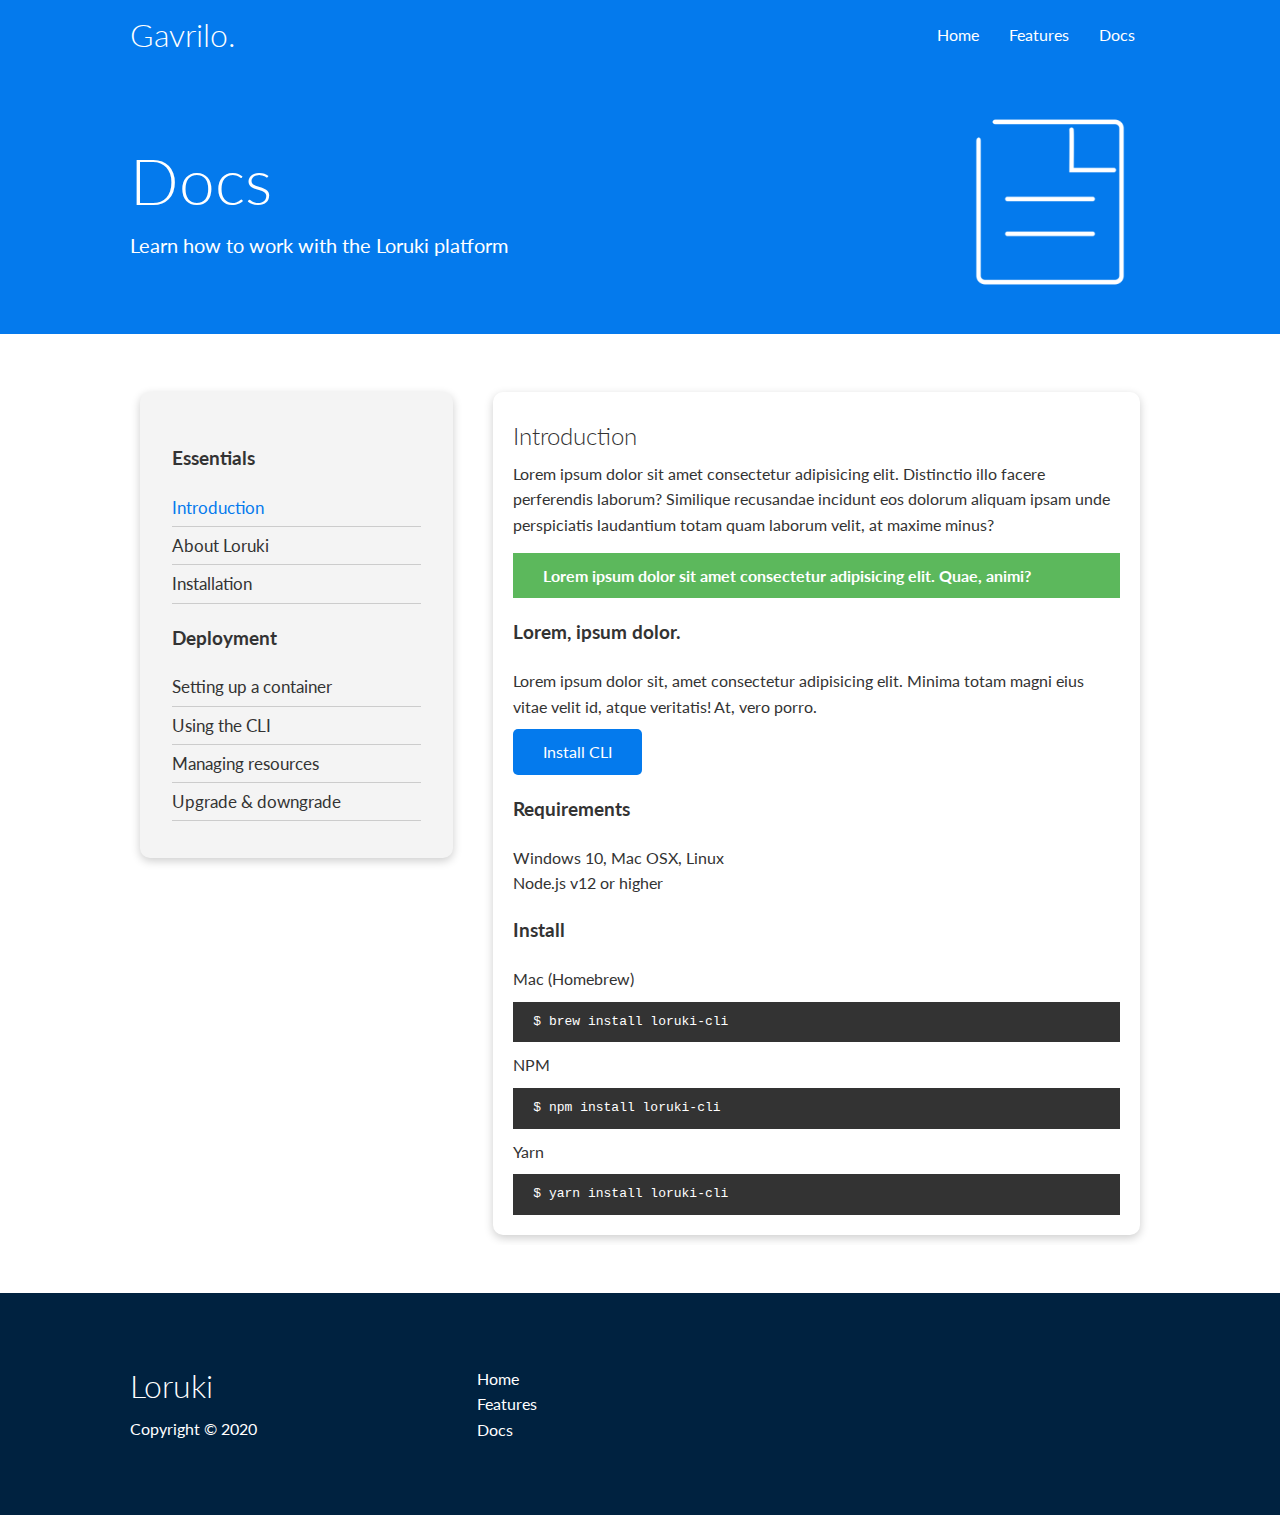
<file: docs.html>
<!DOCTYPE html>
<html lang="en">
<head>
    <meta charset="UTF-8">
    <meta name="viewport" content="width=device-width, initial-scale=1.0">
    <link rel="stylesheet" href="https://cdnjs.cloudflare.com/ajax/libs/font-awesome/5.15.1/css/all.min.css" integrity="sha512-+4zCK9k+qNFUR5X+cKL9EIR+ZOhtIloNl9GIKS57V1MyNsYpYcUrUeQc9vNfzsWfV28IaLL3i96P9sdNyeRssA==" crossorigin="anonymous" />
    <link rel="stylesheet" href="/css/style.css">
    <link rel="stylesheet" href="/css/utilities.css">
    <title>Gavrilo | Cloud Hosting For Everyone</title>
</head>
<body>
    <!-- Navbar -->
    <div class="navbar">
        <div class="container flex">
            <h1 class="logo">Gavrilo.</h1>
            <nav>
                <ul>
                    <li><a href="index.html">Home</a></li>
                    <li><a href="features.html">Features</a></li>
                    <li><a href="docs.html">Docs</a></li>
                </ul>
            </nav>
        </div>
    </div>

    <!-- Head -->
    <section class="docs-head bg-primary py-3">
        <div class="container grid">
            <div>
                <h1 class="xl">Docs</h1>
                <p class="lead">
                    Learn how to work with the Loruki platform
                </p>
            </div>
            <img src="/css/images/docs.png" alt="">
        </div>
    </section>

    <!-- Docs main -->
    <section class="docs-main my-4">
        <div class="container grid">
            <div class="card bg-light p-3">
                <h3 class="my-2">Essentials</h3>
                <nav>
                    <ul>
                        <li><a class="text-primary" href="#">Introduction</a></li>
                        <li><a href="#">About Loruki</a></li>
                        <li><a href="#">Installation</a></li>
                    </ul>
                </nav>

                <h3 class="my-2">Deployment</h3>
                <nav>
                    <ul>
                        <li><a href="#">Setting up a container</a></li>
							<li><a href="#">Using the CLI</a></li>
							<li><a href="#">Managing resources</a></li>
							<li><a href="#">Upgrade & downgrade</a></li>
                    </ul>
                </nav>
            </div>
            <div class="card">
                <h2>Introduction</h2>
                <p>Lorem ipsum dolor sit amet consectetur adipisicing elit. Distinctio illo facere perferendis laborum? Similique recusandae incidunt eos dolorum aliquam ipsam unde perspiciatis laudantium totam quam laborum velit, at maxime minus?</p>

                <div class="alert alert-success">
                    <i class="fas fa-info"></i> Lorem ipsum dolor sit amet consectetur adipisicing elit. Quae, animi?
                </div>

                <h3>Lorem, ipsum dolor.</h3>
                <p>Lorem ipsum dolor sit, amet consectetur adipisicing elit. Minima totam magni eius vitae velit id, atque veritatis! At, vero porro.</p>
                <a href="#" class="btn btn-primary">Install CLI</a>

                <h3>Requirements</h3>
                <ul>
                    <li>Windows 10, Mac OSX, Linux</li>
                    <li>Node.js v12 or higher</li>
                </ul>

                <h3>Install</h3>
                <p>Mac (Homebrew)</p>
                <pre><code>$ brew install loruki-cli</code></pre>
                <p>NPM</p>
                <pre><code>$ npm install loruki-cli</code></pre>
                <p>Yarn</p>
                <pre><code>$ yarn install loruki-cli</code></pre>

            </div>
        </div>
    </section>
    
    <!-- Footer -->
    <footer class="footer bg-dark py-5">
        <div class="container grid grid-3">
            <div>
                <h1>Loruki
                </h1>
                <p>Copyright &copy; 2020</p>
            </div>
            <nav>
                <ul>
                    <li><a href="index.html">Home</a></li>
                    <li><a href="features.html">Features</a></li>
                    <li><a href="docs.html">Docs</a></li>
                </ul>
            </nav>
            <div class="social">
                <a href="#"><i class="fab fa-github fa-2x"></i></a>
                <a href="#"><i class="fab fa-facebook fa-2x"></i></a>
                <a href="#"><i class="fab fa-instagram fa-2x"></i></a>
                <a href="#"><i class="fab fa-twitter fa-2x"></i></a>
            </div>
        </div>
    </footer>
</body>
</html>
</file>
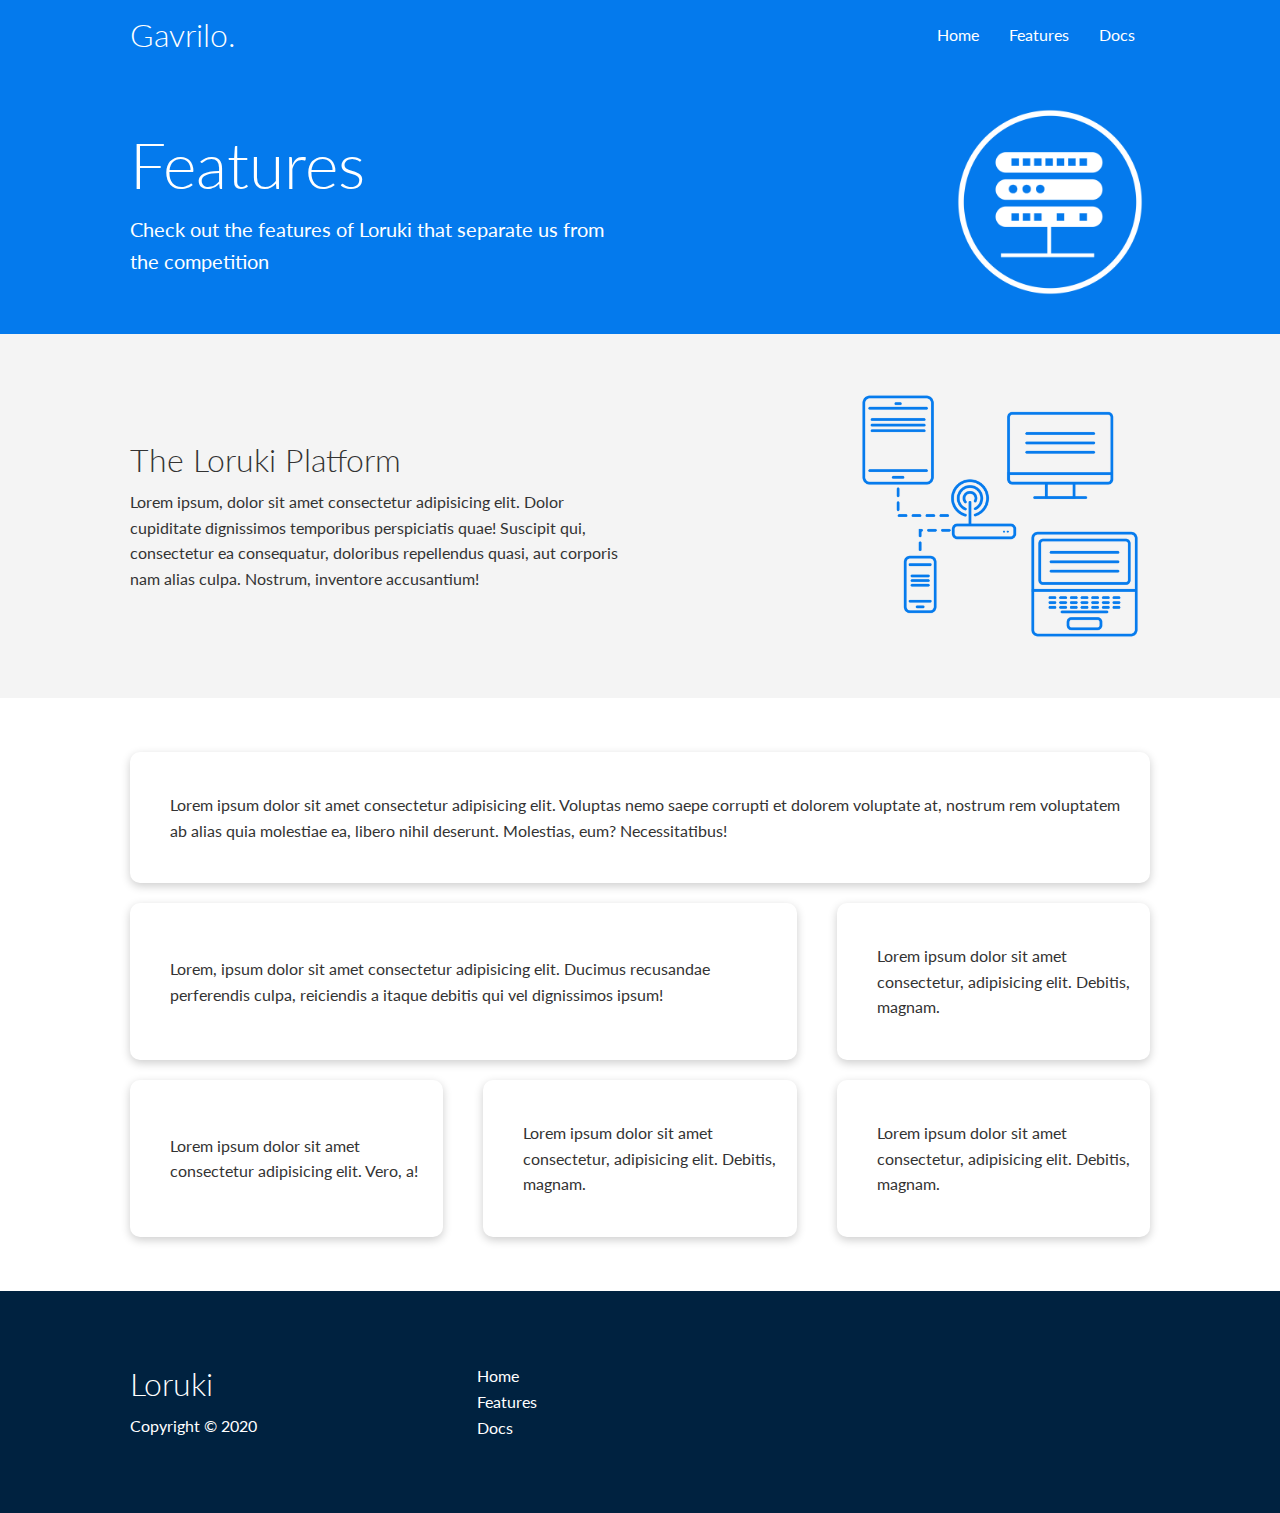
<file: features.html>
<!DOCTYPE html>
<html lang="en">
<head>
    <meta charset="UTF-8">
    <meta name="viewport" content="width=device-width, initial-scale=1.0">
    <link rel="stylesheet" href="https://cdnjs.cloudflare.com/ajax/libs/font-awesome/5.15.1/css/all.min.css" integrity="sha512-+4zCK9k+qNFUR5X+cKL9EIR+ZOhtIloNl9GIKS57V1MyNsYpYcUrUeQc9vNfzsWfV28IaLL3i96P9sdNyeRssA==" crossorigin="anonymous" />
    <link rel="stylesheet" href="/css/style.css">
    <link rel="stylesheet" href="/css/utilities.css">
    <title>Gavrilo | Cloud Hosting For Everyone</title>
</head>
<body>
    <!-- Navbar -->
    <div class="navbar">
        <div class="container flex">
            <h1 class="logo">Gavrilo.</h1>
            <nav>
                <ul>
                    <li><a href="index.html">Home</a></li>
                    <li><a href="features.html">Features</a></li>
                    <li><a href="docs.html">Docs</a></li>
                </ul>
            </nav>
        </div>
    </div>

    <!-- Head -->
    <section class="features-head bg-primary py-3">
        <div class="container grid">
            <div>
                <h1 class="xl">Features</h1>
                <p class="lead">
                    Check out the features of Loruki that separate us from the
						competition
                </p>
            </div>
            <img src="/css/images/server.png" alt="">
        </div>
    </section>

    <!-- Sub head -->
    <section class="features-sub-head bg-light py-3">
        <div class="container grid">
            <div>
                <h1 class="md">The Loruki Platform</h1>
                <p>
                    Lorem ipsum, dolor sit amet consectetur adipisicing elit. Dolor cupiditate dignissimos temporibus perspiciatis quae! Suscipit qui, consectetur ea consequatur, doloribus repellendus quasi, aut corporis nam alias culpa. Nostrum, inventore accusantium!
                </p>
            </div>
            <img src="/css/images/server2.png" alt="">
        </div>
    </section>

    <section class="features-main my-2">
        <div class="container grid grid-3">
            <div class="card flex">
                <i class="fas fa-server fa-3x"></i>
                <p>Lorem ipsum dolor sit amet consectetur adipisicing elit. Voluptas nemo saepe corrupti et dolorem voluptate at, nostrum rem voluptatem ab alias quia molestiae ea, libero nihil deserunt. Molestias, eum? Necessitatibus!</p>
            </div>
            <div class="card flex">
                <i class="fas fa-network-wired fa-3x"></i>
                <p>
                    Lorem, ipsum dolor sit amet consectetur adipisicing elit. Ducimus
                    recusandae perferendis culpa, reiciendis a itaque debitis qui vel
                    dignissimos ipsum!
                </p>
            </div>
            <div class="card flex">
                <i class="fas fa-laptop-code fa-3x"></i>
                <p>
                    Lorem ipsum dolor sit amet consectetur, adipisicing elit. Debitis,
                    magnam.
                </p>
            </div>
            <div class="card flex">
                <i class="fas fa-database fa-3x"></i>
                <p>
                    Lorem ipsum dolor sit amet consectetur adipisicing elit. Vero, a!
                </p>
            </div>
            <div class="card flex">
                <i class="fas fa-power-off fa-3x"></i>
                <p>
                    Lorem ipsum dolor sit amet consectetur, adipisicing elit. Debitis,
                    magnam.
                </p>
            </div>
            <div class="card flex">
                <i class="fas fa-upload fa-3x"></i>
                <p>
                    Lorem ipsum dolor sit amet consectetur, adipisicing elit. Debitis,
                    magnam.
                </p>
            </div>
        </div>
    </section>

    <!-- Footer -->
    <footer class="footer bg-dark py-5">
        <div class="container grid grid-3">
            <div>
                <h1>Loruki
                </h1>
                <p>Copyright &copy; 2020</p>
            </div>
            <nav>
                <ul>
                    <li><a href="index.html">Home</a></li>
                    <li><a href="features.html">Features</a></li>
                    <li><a href="docs.html">Docs</a></li>
                </ul>
            </nav>
            <div class="social">
                <a href="#"><i class="fab fa-github fa-2x"></i></a>
                <a href="#"><i class="fab fa-facebook fa-2x"></i></a>
                <a href="#"><i class="fab fa-instagram fa-2x"></i></a>
                <a href="#"><i class="fab fa-twitter fa-2x"></i></a>
            </div>
        </div>
    </footer>
</body>
</html>
</file>
<file: css/style.css>
@import url('https://fonts.googleapis.com/css2?family=Lato:wght@300&display=swap');

:root {
  --primary-color: #047aed;
  --secondary-color: #1c3fa8;
  --dark-color: #002240;
  --light-color: #f4f4f4;
  --success-color: #5cb85c;
  --error-color: #d9534f;
}

* {
  box-sizing: border-box;
  padding: 0;
  margin: 0;
}

body {
  font-family: 'Lato', sans-serif;
  color: #333;
  line-height: 1.6;
}

ul {
  list-style-type: none;
}

a {
  text-decoration: none;
  color: #333;
}

h1,
h2 {
  font-weight: 300;
  line-height: 1.2;
  margin: 10px 0;
}

p {
  margin: 10px 0;
}

img {
  width: 100%;
}

code,
pre {
  background: #333;
  color: #fff;
  padding: 10px;
}

.hidden {
  visibility: hidden;
  height: 0;
}

/* Navbar */
.navbar {
  background-color: var(--primary-color);
  color: #fff;
  height: 70px;
}

.navbar ul {
  display: flex;
}

.navbar a {
  color: #fff;
  padding: 10px;
  margin: 0 5px;
}

.navbar a:hover {
  border-bottom: 2px #fff solid;
}

.navbar .flex {
  justify-content: space-between;
}

/* Showcase */
.showcase {
  height: 400px;
  background-color: var(--primary-color);
  color: #fff;
  position: relative;
}

.showcase h1 {
  font-size: 40px;
}

.showcase p {
  margin: 20px 0;
}

.showcase .grid {
  overflow: visible;
  grid-template-columns: 55% auto;
  gap: 30px;
}

.showcase-text {
  animation: slideInFromLeft 1s ease-in;
}

.showcase-form {
  position: relative;
  top: 60px;
  height: 350px;
  width: 400px;
  padding: 40px;
  z-index: 100;
  justify-self: flex-end;
  animation: slideInFromRight 1s ease-in;
}

.showcase-form .form-control {
  margin: 30px 0;
}

.showcase-form input[type='text'],
.showcase-form input[type='email'] {
  border: 0;
  border-bottom: 1px solid #b4becb;
  width: 100%;
  padding: 3px;
  font-size: 16px;
}

.showcase-form input:focus {
  outline: none;
}

.showcase::before,
.showcase::after {
  content: '';
  position: absolute;
  height: 100px;
  bottom: -70px;
  right: 0;
  left: 0;
  background: #fff;
  transform: skewY(-3deg);
  -webkit-transform: skewY(-3deg);
  -moz-transform: skewY(-3deg);
  -ms-transform: skewY(-3deg);
}

/* Stats */
.stats {
  padding-top: 100px;
  animation: slideInFromBottom 1s ease-in;
}

.stats-heading {
  max-width: 500px;
  margin: auto;
}

.stats .grid h3 {
  font-size: 35px;
}

.stats .grid p {
  font-size: 20px;
  font-weight: bold;
}

/* Cli */
.cli .grid {
  grid-template-columns: repeat(3, 1fr);
  grid-template-rows: repeat(2, 1fr);
}

.cli .grid > *:first-child {
  grid-column: 1 / span 2;
  grid-row: 1 / span 2;
}

/* Cloud */
.cloud .grid {
  grid-template-columns: 4fr 3fr;
}

/* Languages */

.languages .flex {
  flex-wrap: wrap;
}

.languages .card {
  text-align: center;
  margin: 18px 10px 40px;
  transition: transform 0.2s ease-in;
}

.languages .card h4 {
  font-size: 20px;
  margin-bottom: 10px;
}

.languages .card:hover {
  transform: translateY(-15px);
}

/* Features */
.features-head img,
.docs-head img {
  width: 200px;
  justify-self: flex-end;
}

.features-sub-head img {
  width: 300px;
  justify-self: flex-end;
}

.features-main .card > i {
  margin-right: 20px;
}

.features-main .grid {
  padding: 30px;
}

.features-main .grid > *:first-child {
  grid-column: 1 / span 3;
}

.features-main .grid > *:nth-child(2) {
  grid-column: 1 / span 2;
}

/* Docs */
.docs-main h3 {
  margin: 20px 0;
}

.docs-main .grid {
  grid-template-columns: 1fr 2fr;
  align-items: flex-start;
}

.docs-main nav li {
  font-size: 17px;
  padding-bottom: 5px;
  margin-bottom: 5px;
  border-bottom: 1px #ccc solid;
}

.docs-main a:hover {
  font-weight: bold;
}

/* Footer */
.footer .social a {
  margin: 0 10px;
}

.fa-github:hover {
  color: #000000;
}

.fa-facebook:hover {
  color: #1773EA;
}

.fa-instagram:hover {
  color: #B32E87;
}

.fa-twitter:hover {
  color: #1C9CEA;
}

/* Animations */
@keyframes slideInFromLeft {
  0% {
    transform: translateX(-100%);
  }

  100% {
    transform: translateX(0);
  }
}

@keyframes slideInFromRight {
  0% {
    transform: translateX(100%);
  }

  100% {
    transform: translateX(0);
  }
}

@keyframes slideInFromTop {
  0% {
    transform: translateY(-100%);
  }

  100% {
    transform: translateX(0);
  }
}

@keyframes slideInFromBottom {
  0% {
    transform: translateY(100%);
  }

  100% {
    transform: translateX(0);
  }
}

/* Tablets and under */
@media (max-width: 768px) {
  .grid,
  .showcase .grid,
  .stats .grid,
  .cli .grid,
  .cloud .grid,
  .features-main .grid,
  .docs-main .grid {
    grid-template-columns: 1fr;
    grid-template-rows: 1fr;
  }

  .showcase {
    height: auto;
  }

  .showcase-text {
    text-align: center;
    margin-top: 40px;
    animation: slideInFromTop 1s ease-in;
  }

  .showcase-form {
    justify-self: center;
    margin: auto;
    animation: slideInFromBottom 1s ease-in;
  }

  .cli .grid > *:first-child {
    grid-column: 1;
    grid-row: 1;
  }

  .features-head,
  .features-sub-head,
  .docs-head {
    text-align: center;
  }

  .features-head img,
  .features-sub-head img,
  .docs-head img {
    justify-self: center;
  }

  .features-main .grid > *:first-child,
  .features-main .grid > *:nth-child(2) {
    grid-column: 1;
  }
}


/* Mobile */
@media (max-width: 500px) {
  .navbar {
    height: 110px;
  }

  .navbar .flex {
    flex-direction: column;
  }

  .navbar ul {
    padding: 10px;
    background-color: rgba(0, 0, 0, 0.1);
  }
  
  .showcase-form {
    width: 300px;
  }
}
</file>
<file: css/utilities.css>
.container {
    max-width: 1100px;
    margin: 0 auto;
    overflow: auto;
    padding: 0 40px;
  }
  
  .card {
    background-color: #fff;
    color: #333;
    border-radius: 10px;
    box-shadow: 0 3px 10px rgba(0, 0, 0, 0.2);
    padding: 20px;
    margin: 10px;
  }
  
  .btn {
    display: inline-block;
    padding: 10px 30px;
    cursor: pointer;
    background: var(--primary-color);
    color: #fff;
    border: none;
    border-radius: 5px;
  }
  
  .btn-outline {
    background-color: transparent;
    border: 1px #fff solid;
  }
  
  .btn:hover {
    transform: scale(0.98);
  }
  
  /* Backgrounds & colored buttons */
  .bg-primary,
  .btn-primary {
    background-color: var(--primary-color);
    color: #fff;
  }
  
  .bg-secondary,
  .btn-secondary {
    background-color: var(--secondary-color);
    color: #fff;
  }
  
  .bg-dark,
  .btn-dark {
    background-color: var(--dark-color);
    color: #fff;
  }
  
  .bg-light,
  .btn-light {
    background-color: var(--light-color);
    color: #333;
  }
  
  .bg-primary a,
  .btn-primary a,
  .bg-secondary a,
  .btn-secondary a,
  .bg-dark a,
  .btn-dark a {
    color: #fff;
  }
  
  /* Text colors */
  .text-primary {
    color: var(--primary-color);
  }
  
  .text-secondary {
    color: var(--secondary-color);
  }
  
  .text-dark {
    color: var(--dark-color);
  }
  
  .text-light {
    color: var(--light-color);
  }
  
  /* Text sizes */
  .lead {
    font-size: 20px;
  }
  
  .sm {
    font-size: 1rem;
  }
  
  .md {
    font-size: 2rem;
  }
  
  .lg {
    font-size: 3rem;
  }
  
  .xl {
    font-size: 4rem;
  }
  
  .text-center {
    text-align: center;
  }
  
  /* Alert */
  .alert {
    background-color: var(--light-color);
    padding: 10px 20px;
    font-weight: bold;
    margin: 15px 0;
  }
  
  .alert i {
    margin-right: 10px;
  }
  
  .alert-success {
    background-color: var(--success-color);
    color: #fff;
  }
  
  .alert-error {
    background-color: var(--error-color);
    color: #fff;
  }
  
  .flex {
    display: flex;
    justify-content: center;
    align-items: center;
    height: 100%;
  }
  
  .grid {
    display: grid;
    grid-template-columns: repeat(2, 1fr);
    gap: 20px;
    justify-content: center;
    align-items: center;
    height: 100%;
  }
  
  .grid-3 {
    grid-template-columns: repeat(3, 1fr);
  }
  
  /* Margin */
  .my-1 {
    margin: 1rem 0;
  }
  
  .my-2 {
    margin: 1.5rem 0;
  }
  
  .my-3 {
    margin: 2rem 0;
  }
  
  .my-4 {
    margin: 3rem 0;
  }
  
  .my-5 {
    margin: 4rem 0;
  }
  
  .m-1 {
    margin: 1rem;
  }
  
  .m-2 {
    margin: 1.5rem;
  }
  
  .m-3 {
    margin: 2rem;
  }
  
  .m-4 {
    margin: 3rem;
  }
  
  .m-5 {
    margin: 4rem;
  }
  
  /* Padding */
  .py-1 {
    padding: 1rem 0;
  }
  
  .py-2 {
    padding: 1.5rem 0;
  }
  
  .py-3 {
    padding: 2rem 0;
  }
  
  .py-4 {
    padding: 3rem 0;
  }
  
  .py-5 {
    padding: 4rem 0;
  }
  
  .p-1 {
    padding: 1rem;
  }
  
  .p-2 {
    padding: 1.5rem;
  }
  
  .p-3 {
    padding: 2rem;
  }
  
  .p-4 {
    padding: 3rem;
  }
  
  .p-5 {
    padding: 4rem;
  }
</file>
